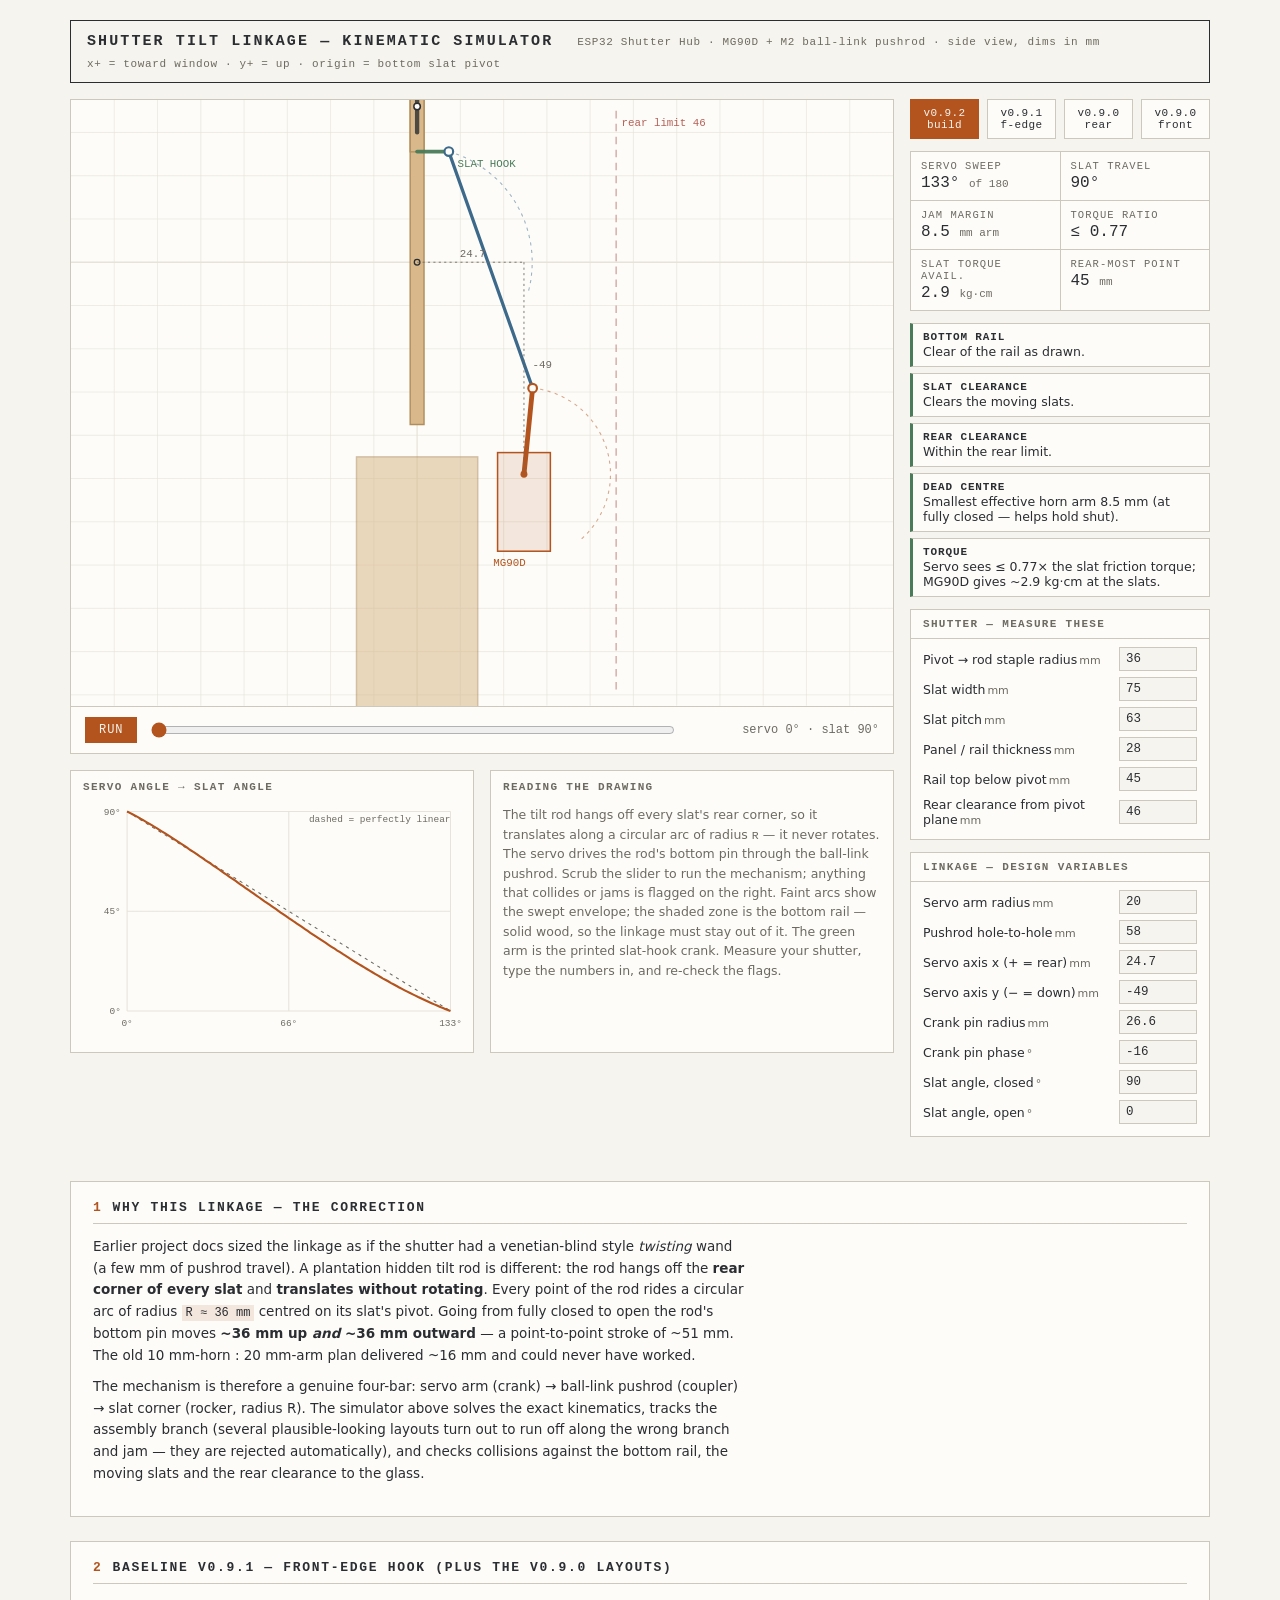
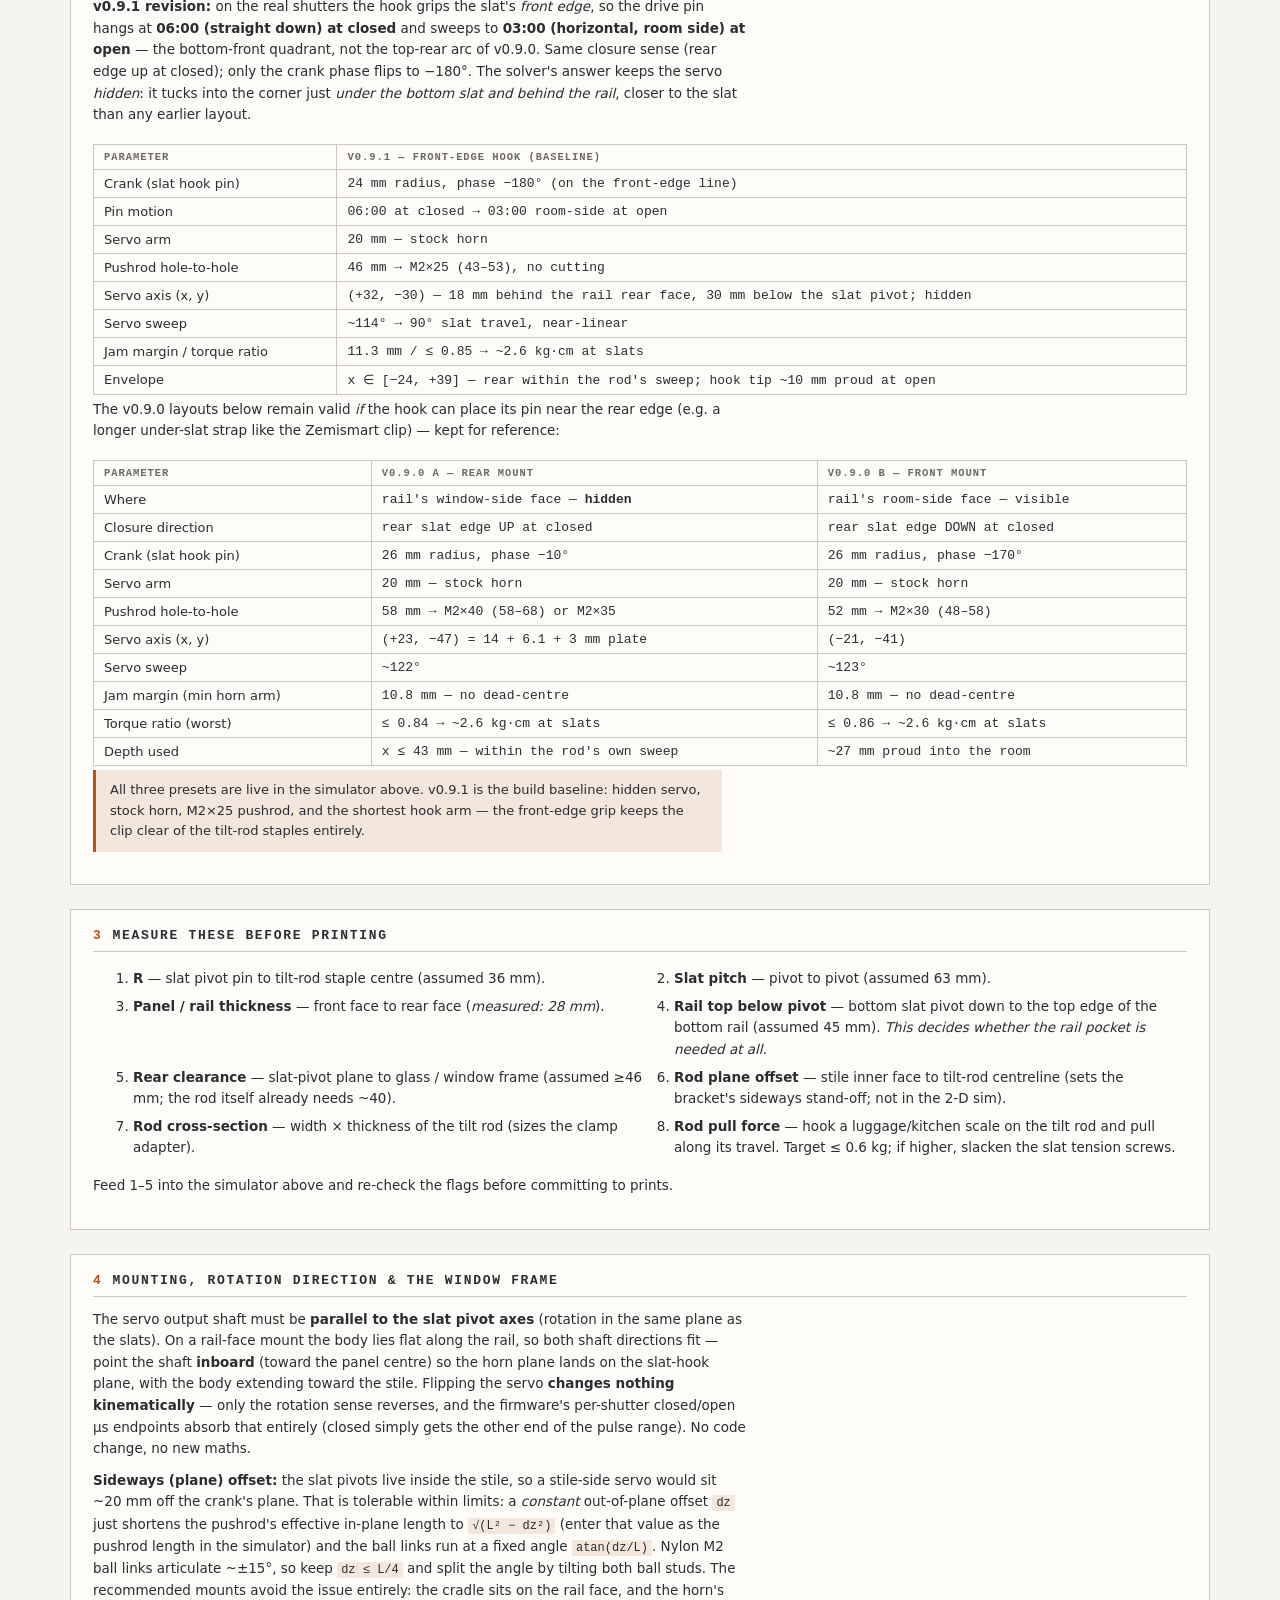
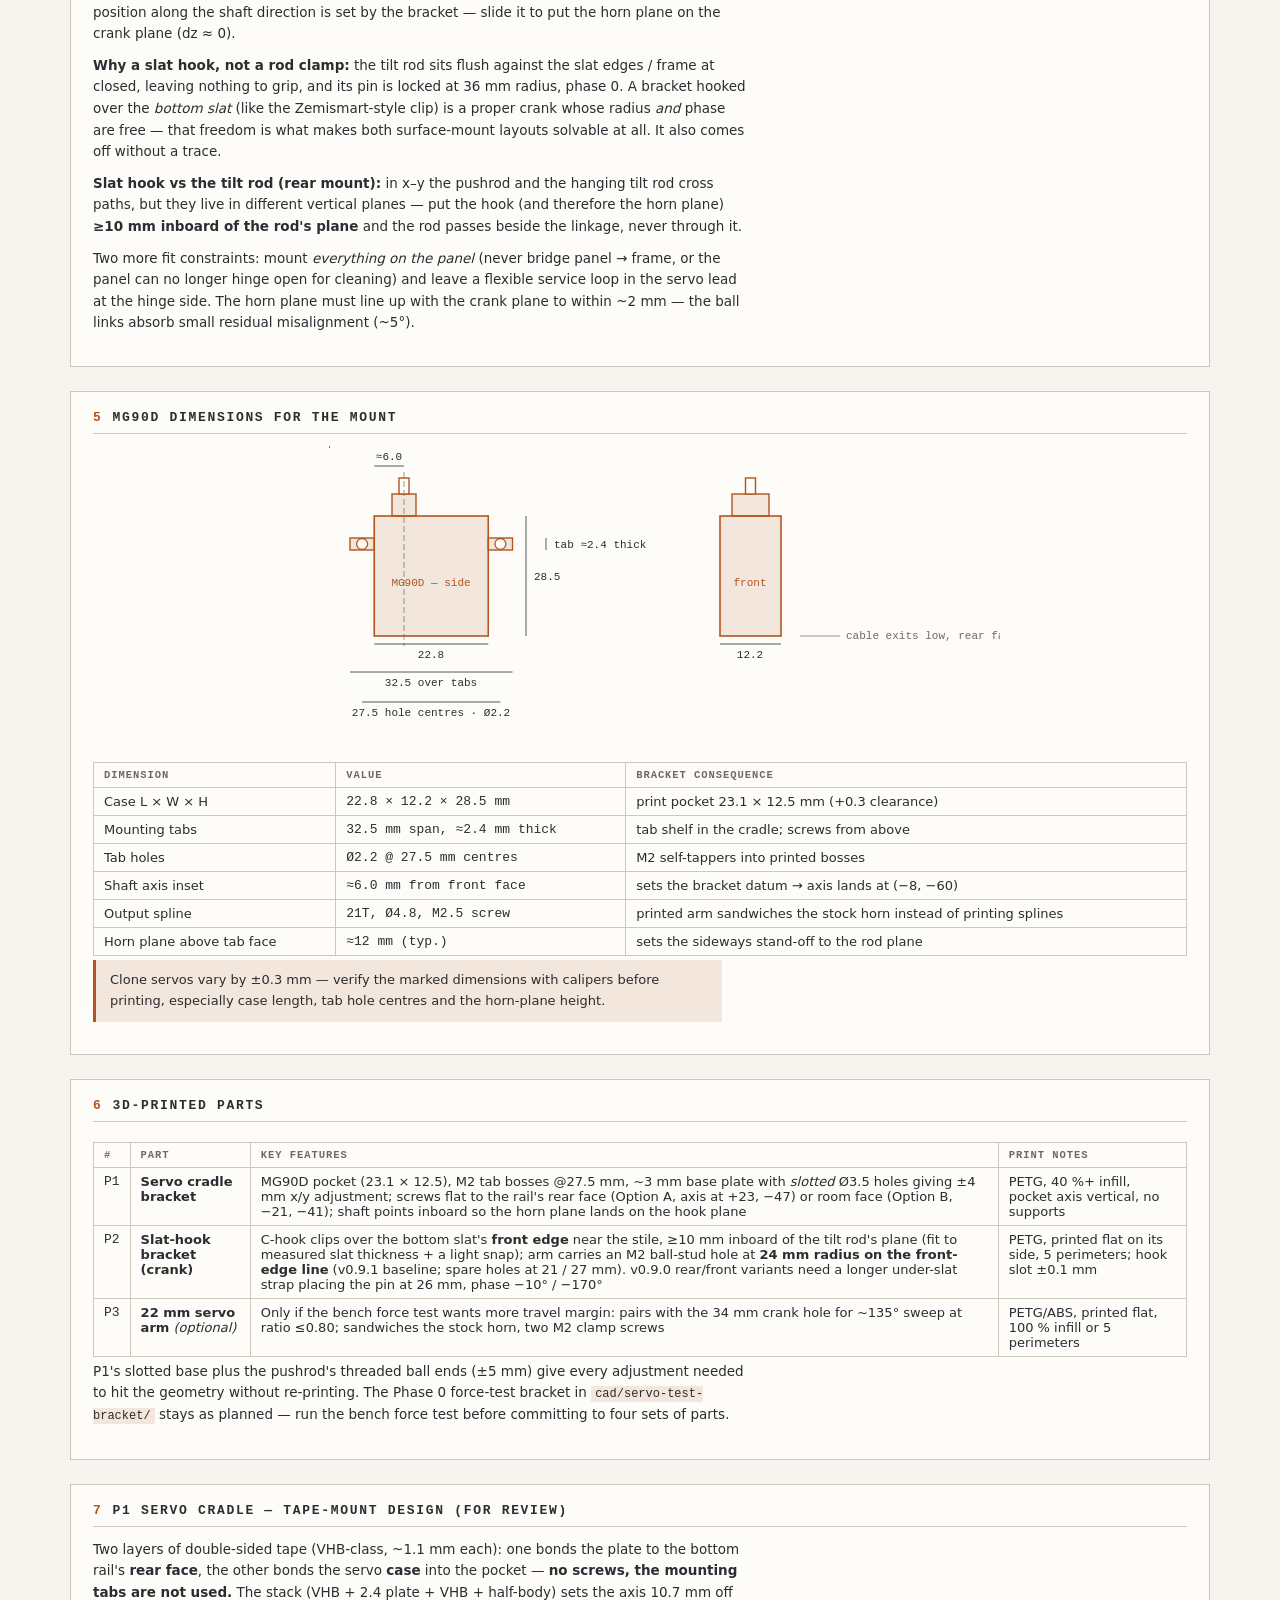
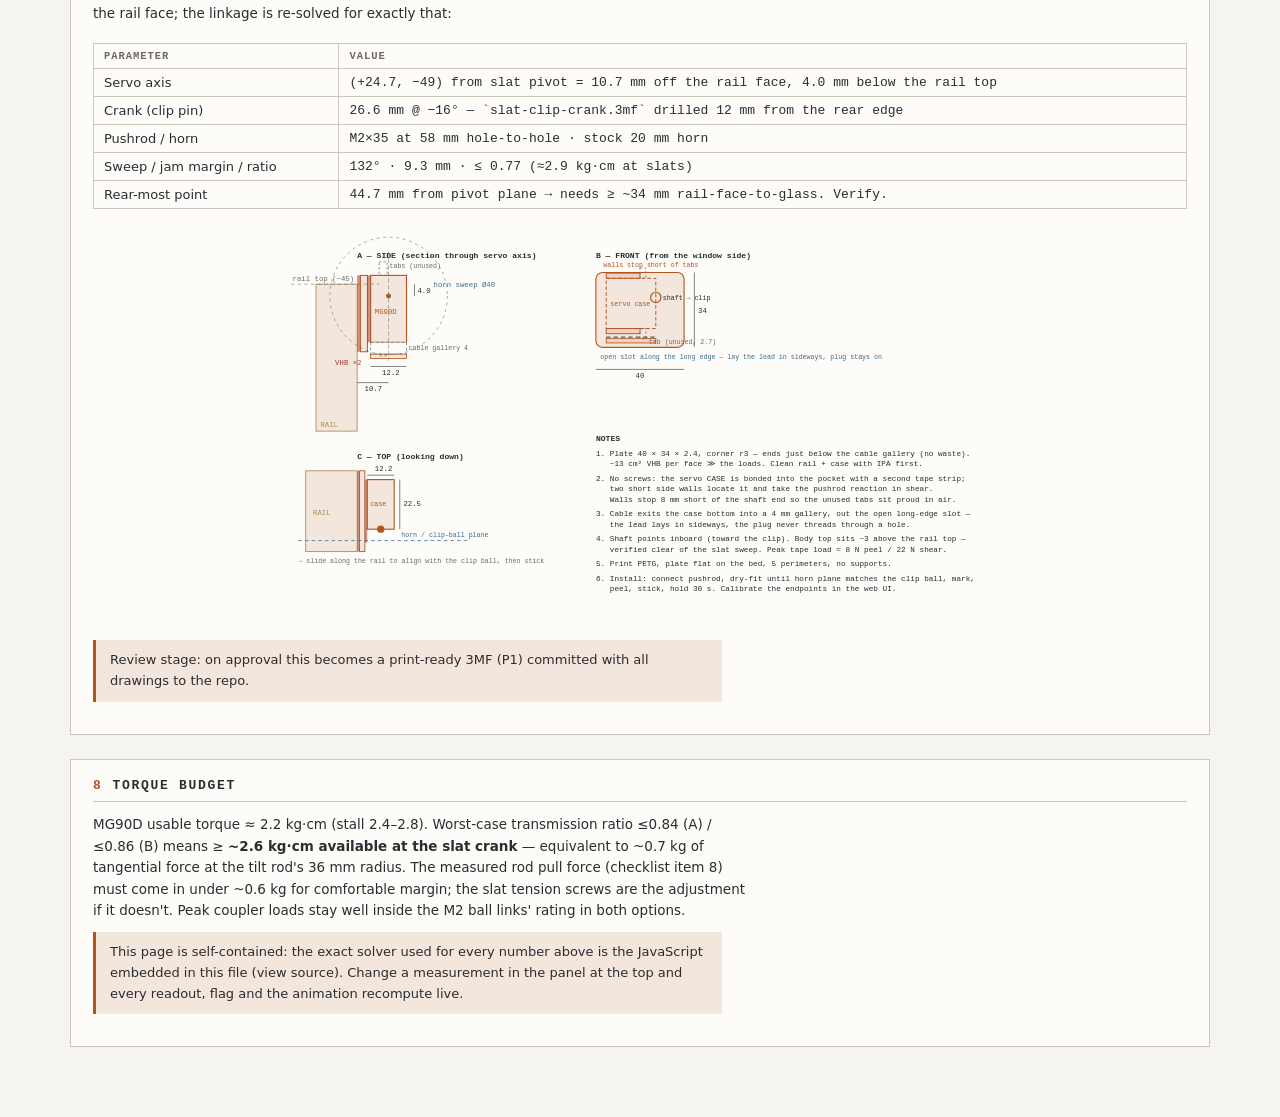
<file: docs/tilt-linkage-design.html>
<!DOCTYPE html>
<html lang="en">
<head>
<meta name="viewport" content="width=device-width, initial-scale=1">
<meta charset="utf-8">
<title>Shutter tilt linkage — design & simulator</title>
<style>
  :root {
    --paper: #f6f4ee; --panel: #fdfcf9; --ink: #2a2d31; --line: #cdc8bc;
    --grid: #e7e3d8; --muted: #6d6a61; --accent: #b3541e; --accent-soft: #b3541e22;
    --steel: #3d6a8a; --ok: #4a7c59; --warn: #a33b2e; --warn-bg: #a33b2e14;
    --wood: #d9b98c; --wood-edge: #b08d5b; --keepout: #a33b2e0f;
    --mono: "Cascadia Code", Consolas, "SF Mono", Menlo, monospace;
    --sans: "Segoe UI", system-ui, -apple-system, sans-serif;
  }
  @media (prefers-color-scheme: dark) {
    :root {
      --paper: #17191d; --panel: #1e2126; --ink: #d8dbde; --line: #3a3e45;
      --grid: #24272d; --muted: #8b8f96; --accent: #e0784a; --accent-soft: #e0784a26;
      --steel: #7aa7c7; --ok: #7cb08a; --warn: #d97663; --warn-bg: #d9766318;
      --wood: #8a6f4d; --wood-edge: #6b5439; --keepout: #d9766314;
    }
  }
  :root[data-theme="dark"] {
    --paper: #17191d; --panel: #1e2126; --ink: #d8dbde; --line: #3a3e45;
    --grid: #24272d; --muted: #8b8f96; --accent: #e0784a; --accent-soft: #e0784a26;
    --steel: #7aa7c7; --ok: #7cb08a; --warn: #d97663; --warn-bg: #d9766318;
    --wood: #8a6f4d; --wood-edge: #6b5439; --keepout: #d9766314;
  }
  :root[data-theme="light"] {
    --paper: #f6f4ee; --panel: #fdfcf9; --ink: #2a2d31; --line: #cdc8bc;
    --grid: #e7e3d8; --muted: #6d6a61; --accent: #b3541e; --accent-soft: #b3541e22;
    --steel: #3d6a8a; --ok: #4a7c59; --warn: #a33b2e; --warn-bg: #a33b2e14;
    --wood: #d9b98c; --wood-edge: #b08d5b; --keepout: #a33b2e0f;
  }
  * { box-sizing: border-box; }
  body { background: var(--paper); color: var(--ink); font-family: var(--sans); margin: 0; }
  .sheet { max-width: 1180px; margin: 0 auto; padding: 20px 20px 48px; }
  header.titleblock {
    display: flex; flex-wrap: wrap; gap: 8px 24px; align-items: baseline;
    border: 1.5px solid var(--ink); padding: 12px 16px; margin-bottom: 16px;
  }
  header.titleblock h1 {
    font-family: var(--mono); font-size: 15px; letter-spacing: .14em;
    text-transform: uppercase; margin: 0; font-weight: 600;
  }
  header.titleblock .meta { font-family: var(--mono); font-size: 11px; color: var(--muted); letter-spacing: .06em; }
  .workspace { display: grid; grid-template-columns: minmax(0,1fr) 300px; gap: 16px; }
  @media (max-width: 900px) { .workspace { grid-template-columns: 1fr; } }
  .drawing-card { border: 1px solid var(--line); background: var(--panel); }
  .drawing-wrap { overflow-x: auto; }
  svg.drawing { display: block; width: 100%; height: auto; }
  .scrub {
    display: flex; align-items: center; gap: 12px; padding: 10px 14px;
    border-top: 1px solid var(--line); font-family: var(--mono); font-size: 12px;
  }
  .scrub input[type=range] { flex: 1; accent-color: var(--accent); min-width: 120px; }
  .scrub .pos { min-width: 190px; text-align: right; font-variant-numeric: tabular-nums; color: var(--muted); }
  button.play {
    font-family: var(--mono); font-size: 12px; letter-spacing: .08em; text-transform: uppercase;
    background: var(--accent); color: var(--paper); border: none; padding: 6px 14px; cursor: pointer;
  }
  button.play:focus-visible, input:focus-visible { outline: 2px solid var(--steel); outline-offset: 2px; }
  .presets { display: flex; gap: 8px; margin-bottom: 12px; }
  .presets button {
    flex: 1; font-family: var(--mono); font-size: 11px; letter-spacing: .04em; padding: 7px 6px;
    background: var(--panel); color: var(--ink); border: 1px solid var(--line); cursor: pointer;
  }
  .presets button.active { background: var(--accent); color: var(--paper); border-color: var(--accent); }
  aside .group { border: 1px solid var(--line); background: var(--panel); margin-bottom: 12px; }
  aside .group h2 {
    font-family: var(--mono); font-size: 11px; letter-spacing: .12em; text-transform: uppercase;
    margin: 0; padding: 8px 12px; border-bottom: 1px solid var(--line); color: var(--muted); font-weight: 600;
  }
  .fields { padding: 8px 12px 12px; display: grid; grid-template-columns: 1fr 78px; gap: 6px 10px; align-items: center; }
  .fields label { font-size: 12.5px; }
  .fields .u { color: var(--muted); font-size: 11px; margin-left: 2px; }
  .fields input {
    font-family: var(--mono); font-size: 12.5px; font-variant-numeric: tabular-nums;
    background: var(--paper); color: var(--ink); border: 1px solid var(--line);
    padding: 4px 6px; width: 100%;
  }
  .readouts { display: grid; grid-template-columns: 1fr 1fr; gap: 1px; background: var(--line); border: 1px solid var(--line); margin-bottom: 12px; }
  .readouts .cell { background: var(--panel); padding: 8px 10px; }
  .readouts .k { font-size: 10.5px; letter-spacing: .1em; text-transform: uppercase; color: var(--muted); font-family: var(--mono); }
  .readouts .v { font-family: var(--mono); font-size: 16px; font-variant-numeric: tabular-nums; margin-top: 2px; }
  .readouts .v small { font-size: 11px; color: var(--muted); }
  .flags { margin: 0 0 12px; padding: 0; list-style: none; display: flex; flex-direction: column; gap: 6px; }
  .flags li {
    font-size: 12.5px; padding: 7px 10px; border-left: 3px solid var(--ok);
    background: var(--panel); border-top: 1px solid var(--line); border-right: 1px solid var(--line); border-bottom: 1px solid var(--line);
  }
  .flags li.bad { border-left-color: var(--warn); background: var(--warn-bg); }
  .flags li b { font-family: var(--mono); font-size: 11px; letter-spacing: .08em; text-transform: uppercase; display: block; margin-bottom: 1px; }
  .below { display: grid; grid-template-columns: minmax(0,1fr) minmax(0,1fr); gap: 16px; margin-top: 16px; }
  @media (max-width: 900px) { .below { grid-template-columns: 1fr; } }
  .plot-card { border: 1px solid var(--line); background: var(--panel); padding: 10px 12px; }
  .plot-card h2 { font-family: var(--mono); font-size: 11px; letter-spacing: .12em; text-transform: uppercase; color: var(--muted); margin: 0 0 8px; font-weight: 600; }
  .plot-card svg { display: block; width: 100%; height: auto; }
  .note { font-size: 12.5px; color: var(--muted); line-height: 1.55; max-width: 65ch; }
  .note code { font-family: var(--mono); font-size: 11.5px; }
  @media (prefers-reduced-motion: reduce) { button.play { display: none; } }
  .doc { margin-top: 32px; display: grid; gap: 24px; }
  .doc section { border: 1px solid var(--line); background: var(--panel); padding: 18px 22px 22px; }
  .doc h2 {
    font-family: var(--mono); font-size: 13px; letter-spacing: .13em; text-transform: uppercase;
    font-weight: 600; margin: 0 0 12px; padding-bottom: 8px; border-bottom: 1px solid var(--line);
  }
  .doc h2 .no { color: var(--accent); margin-right: 10px; }
  .doc p, .doc li { font-size: 13.5px; line-height: 1.6; max-width: 76ch; }
  .doc p { margin: 0 0 10px; }
  .doc code { font-family: var(--mono); font-size: 12px; background: var(--accent-soft); padding: 1px 4px; }
  .doc table { border-collapse: collapse; font-size: 13px; margin: 8px 0 4px; width: 100%; }
  .doc .tblwrap { overflow-x: auto; }
  .doc th, .doc td { border: 1px solid var(--line); padding: 6px 10px; text-align: left; vertical-align: top; }
  .doc th { font-family: var(--mono); font-size: 10.5px; letter-spacing: .09em; text-transform: uppercase; color: var(--muted); font-weight: 600; }
  .doc td.num, .doc td .num { font-family: var(--mono); font-variant-numeric: tabular-nums; white-space: nowrap; }
  .doc .dim-svg { max-width: 720px; margin: 8px auto; }
  .doc .dim-svg svg { width: 100%; height: auto; display: block; }
  .doc .callout { border-left: 3px solid var(--accent); background: var(--accent-soft); padding: 10px 14px; font-size: 13px; max-width: 76ch; }
  .cols2 { display: grid; grid-template-columns: 1fr 1fr; gap: 6px 28px; }
  @media (max-width: 760px) { .cols2 { grid-template-columns: 1fr; } }
</style>
</head>
<body>


<div class="sheet">
  <header class="titleblock">
    <h1>Shutter tilt linkage — kinematic simulator</h1>
    <span class="meta">ESP32 Shutter Hub · MG90D + M2 ball-link pushrod · side view, dims in mm</span>
    <span class="meta">x+ = toward window · y+ = up · origin = bottom slat pivot</span>
  </header>

  <div class="workspace">
    <div>
      <div class="drawing-card">
        <div class="drawing-wrap"><svg id="dwg" class="drawing" viewBox="0 0 760 560" role="img" aria-label="Side view of shutter slats, tilt rod, servo and pushrod linkage"></svg></div>
        <div class="scrub">
          <button class="play" id="playBtn" type="button">Run</button>
          <input type="range" id="scrub" min="0" max="120" value="0" step="1" aria-label="Servo position">
          <span class="pos" id="posLabel">—</span>
        </div>
      </div>
      <div class="below">
        <div class="plot-card">
          <h2>Servo angle → slat angle</h2>
          <svg id="plot" viewBox="0 0 360 230"></svg>
        </div>
        <div class="plot-card">
          <h2>Reading the drawing</h2>
          <p class="note">
            The tilt rod hangs off every slat's rear corner, so it translates along a circular arc of
            radius <code>R</code> — it never rotates. The servo drives the rod's bottom pin through the
            ball-link pushrod. Scrub the slider to run the mechanism; anything that collides or jams
            is flagged on the right. Faint arcs show the swept envelope; the shaded zone is the
            bottom rail — solid wood, so the linkage must stay out of it. The green arm is the
            printed slat-hook crank. Measure your shutter, type the numbers in, and re-check the flags.
          </p>
        </div>
      </div>
    </div>

    <aside>
      <div class="presets">
        <button type="button" data-preset="build" class="active">v0.9.2 build</button>
        <button type="button" data-preset="frontEdge">v0.9.1 f-edge</button>
        <button type="button" data-preset="rear">v0.9.0 rear</button>
        <button type="button" data-preset="front">v0.9.0 front</button>
      </div>
      <div class="readouts" id="readouts"></div>
      <ul class="flags" id="flags"></ul>
      <div class="group">
        <h2>Shutter — measure these</h2>
        <div class="fields" id="shutterFields"></div>
      </div>
      <div class="group">
        <h2>Linkage — design variables</h2>
        <div class="fields" id="linkFields"></div>
      </div>
    </aside>
  </div>

  <div class="doc">
    <section>
      <h2><span class="no">1</span>Why this linkage — the correction</h2>
      <p>
        Earlier project docs sized the linkage as if the shutter had a venetian-blind style
        <em>twisting</em> wand (a few mm of pushrod travel). A plantation hidden tilt rod is different:
        the rod hangs off the <strong>rear corner of every slat</strong> and <strong>translates without
        rotating</strong>. Every point of the rod rides a circular arc of radius
        <code>R ≈ 36&nbsp;mm</code> centred on its slat's pivot. Going from fully closed to open the
        rod's bottom pin moves <strong>~36&nbsp;mm up <em>and</em> ~36&nbsp;mm outward</strong> — a
        point-to-point stroke of ~51&nbsp;mm. The old 10&nbsp;mm-horn : 20&nbsp;mm-arm plan delivered
        ~16&nbsp;mm and could never have worked.
      </p>
      <p>
        The mechanism is therefore a genuine four-bar: servo arm (crank) → ball-link pushrod
        (coupler) → slat corner (rocker, radius R). The simulator above solves the exact kinematics,
        tracks the assembly branch (several plausible-looking layouts turn out to run off along the
        wrong branch and jam — they are rejected automatically), and checks collisions against the
        bottom rail, the moving slats and the rear clearance to the glass.
      </p>
    </section>

    <section>
      <h2><span class="no">2</span>Baseline v0.9.1 — front-edge hook (plus the v0.9.0 layouts)</h2>
      <p>
        <strong>v0.9.1 revision:</strong> on the real shutters the hook grips the slat's
        <em>front edge</em>, so the drive pin hangs at <strong>06:00 (straight down) at closed</strong>
        and sweeps to <strong>03:00 (horizontal, room side) at open</strong> — the bottom-front
        quadrant, not the top-rear arc of v0.9.0. Same closure sense (rear edge up at closed); only
        the crank phase flips to −180°. The solver's answer keeps the servo <em>hidden</em>: it tucks
        into the corner just <em>under the bottom slat and behind the rail</em>, closer to the slat
        than any earlier layout.
      </p>
      <div class="tblwrap"><table>
        <tr><th>Parameter</th><th>v0.9.1 — front-edge hook (baseline)</th></tr>
        <tr><td>Crank (slat hook pin)</td><td class="num">24 mm radius, phase −180° (on the front-edge line)</td></tr>
        <tr><td>Pin motion</td><td class="num">06:00 at closed → 03:00 room-side at open</td></tr>
        <tr><td>Servo arm</td><td class="num">20 mm — stock horn</td></tr>
        <tr><td>Pushrod hole-to-hole</td><td class="num">46 mm → M2×25 (43–53), no cutting</td></tr>
        <tr><td>Servo axis (x, y)</td><td class="num">(+32, −30) — 18 mm behind the rail rear face, 30 mm below the slat pivot; hidden</td></tr>
        <tr><td>Servo sweep</td><td class="num">~114° → 90° slat travel, near-linear</td></tr>
        <tr><td>Jam margin / torque ratio</td><td class="num">11.3 mm / ≤ 0.85 → ~2.6 kg·cm at slats</td></tr>
        <tr><td>Envelope</td><td class="num">x ∈ [−24, +39] — rear within the rod's sweep; hook tip ~10 mm proud at open</td></tr>
      </table></div>
      <p>
        The v0.9.0 layouts below remain valid <em>if</em> the hook can place its pin near the rear
        edge (e.g. a longer under-slat strap like the Zemismart clip) — kept for reference:
      </p>
      <div class="tblwrap"><table>
        <tr><th>Parameter</th><th>v0.9.0 A — rear mount</th><th>v0.9.0 B — front mount</th></tr>
        <tr><td>Where</td><td class="num">rail's window-side face — <strong>hidden</strong></td><td class="num">rail's room-side face — visible</td></tr>
        <tr><td>Closure direction</td><td class="num">rear slat edge UP at closed</td><td class="num">rear slat edge DOWN at closed</td></tr>
        <tr><td>Crank (slat hook pin)</td><td class="num">26 mm radius, phase −10°</td><td class="num">26 mm radius, phase −170°</td></tr>
        <tr><td>Servo arm</td><td class="num">20 mm — stock horn</td><td class="num">20 mm — stock horn</td></tr>
        <tr><td>Pushrod hole-to-hole</td><td class="num">58 mm → M2×40 (58–68) or M2×35</td><td class="num">52 mm → M2×30 (48–58)</td></tr>
        <tr><td>Servo axis (x, y)</td><td class="num">(+23, −47) = 14 + 6.1 + 3 mm plate</td><td class="num">(−21, −41)</td></tr>
        <tr><td>Servo sweep</td><td class="num">~122°</td><td class="num">~123°</td></tr>
        <tr><td>Jam margin (min horn arm)</td><td class="num">10.8 mm — no dead-centre</td><td class="num">10.8 mm — no dead-centre</td></tr>
        <tr><td>Torque ratio (worst)</td><td class="num">≤ 0.84 → ~2.6 kg·cm at slats</td><td class="num">≤ 0.86 → ~2.6 kg·cm at slats</td></tr>
        <tr><td>Depth used</td><td class="num">x ≤ 43 mm — within the rod's own sweep</td><td class="num">~27 mm proud into the room</td></tr>
      </table></div>
      <p class="callout">
        All three presets are live in the simulator above. v0.9.1 is the build baseline: hidden
        servo, stock horn, M2×25 pushrod, and the shortest hook arm — the front-edge grip keeps the
        clip clear of the tilt-rod staples entirely.
      </p>
    </section>

    <section>
      <h2><span class="no">3</span>Measure these before printing</h2>
      <ol class="cols2">
        <li><strong>R</strong> — slat pivot pin to tilt-rod staple centre (assumed 36 mm).</li>
        <li><strong>Slat pitch</strong> — pivot to pivot (assumed 63 mm).</li>
        <li><strong>Panel / rail thickness</strong> — front face to rear face (<em>measured: 28 mm</em>).</li>
        <li><strong>Rail top below pivot</strong> — bottom slat pivot down to the top edge of the bottom rail (assumed 45 mm). <em>This decides whether the rail pocket is needed at all.</em></li>
        <li><strong>Rear clearance</strong> — slat-pivot plane to glass / window frame (assumed ≥46 mm; the rod itself already needs ~40).</li>
        <li><strong>Rod plane offset</strong> — stile inner face to tilt-rod centreline (sets the bracket's sideways stand-off; not in the 2-D sim).</li>
        <li><strong>Rod cross-section</strong> — width × thickness of the tilt rod (sizes the clamp adapter).</li>
        <li><strong>Rod pull force</strong> — hook a luggage/kitchen scale on the tilt rod and pull along its travel. Target ≤ 0.6 kg; if higher, slacken the slat tension screws.</li>
      </ol>
      <p>Feed 1–5 into the simulator above and re-check the flags before committing to prints.</p>
    </section>

    <section>
      <h2><span class="no">4</span>Mounting, rotation direction &amp; the window frame</h2>
      <p>
        The servo output shaft must be <strong>parallel to the slat pivot axes</strong> (rotation in
        the same plane as the slats). On a rail-face mount the body lies flat along the rail, so both
        shaft directions fit — point the shaft <strong>inboard</strong> (toward the panel centre) so
        the horn plane lands on the slat-hook plane, with the body extending toward the stile.
        Flipping the servo <strong>changes nothing kinematically</strong> — only the rotation sense
        reverses, and the firmware's per-shutter closed/open µs endpoints absorb that entirely
        (closed simply gets the other end of the pulse range). No code change, no new maths.
      </p>
      <p>
        <strong>Sideways (plane) offset:</strong> the slat pivots live inside the stile, so a
        stile-side servo would sit ~20 mm off the crank's plane. That is tolerable within limits: a
        <em>constant</em> out-of-plane offset <code>dz</code> just shortens the pushrod's effective
        in-plane length to <code>√(L² − dz²)</code> (enter that value as the pushrod length in the
        simulator) and the ball links run at a fixed angle <code>atan(dz/L)</code>. Nylon M2 ball links
        articulate ~±15°, so keep <code>dz ≤ L/4</code> and split the angle by tilting both ball studs.
        The recommended mounts avoid the issue entirely: the cradle sits on the rail face, and the
        horn's position along the shaft direction is set by the bracket — slide it to put the horn
        plane on the crank plane (dz ≈ 0).
      </p>
      <p>
        <strong>Why a slat hook, not a rod clamp:</strong> the tilt rod sits flush against the
        slat edges / frame at closed, leaving nothing to grip, and its pin is locked at 36 mm radius,
        phase 0. A bracket hooked over the <em>bottom slat</em> (like the Zemismart-style clip) is a
        proper crank whose radius <em>and</em> phase are free — that freedom is what makes both
        surface-mount layouts solvable at all. It also comes off without a trace.
      </p>
      <p>
        <strong>Slat hook vs the tilt rod (rear mount):</strong> in x–y the pushrod and the hanging
        tilt rod cross paths, but they live in different vertical planes — put the hook (and therefore
        the horn plane) <strong>≥10 mm inboard of the rod's plane</strong> and the rod passes beside
        the linkage, never through it.
      </p>
      <p>
        Two more fit constraints: mount <em>everything on the panel</em> (never bridge panel → frame,
        or the panel can no longer hinge open for cleaning) and leave a flexible service loop in the
        servo lead at the hinge side. The horn plane must line up with the crank plane to within
        ~2 mm — the ball links absorb small residual misalignment (~5°).
      </p>
    </section>

    <section>
      <h2><span class="no">5</span>MG90D dimensions for the mount</h2>
      <div class="dim-svg">
      <svg viewBox="0 0 720 300" role="img" aria-label="Dimensioned drawing of MG90D micro servo, side and front elevations">
        <g font-family="var(--mono)" font-size="11" fill="var(--ink)">
          <!-- side elevation -->
          <g transform="translate(70,40)">
            <rect x="24.25" y="30" width="114" height="120" fill="var(--accent-soft)" stroke="var(--accent)" stroke-width="1.6"/>
            <rect x="0"  y="52" width="24.25" height="12" fill="var(--accent-soft)" stroke="var(--accent)" stroke-width="1.4"/>
            <rect x="138.25" y="52" width="24.25" height="12" fill="var(--accent-soft)" stroke="var(--accent)" stroke-width="1.4"/>
            <circle cx="12.1" cy="58" r="5.5" fill="var(--panel)" stroke="var(--accent)" stroke-width="1.3"/>
            <circle cx="150.4" cy="58" r="5.5" fill="var(--panel)" stroke="var(--accent)" stroke-width="1.3"/>
            <rect x="42" y="8" width="24" height="22" fill="var(--accent-soft)" stroke="var(--accent)" stroke-width="1.4"/>
            <rect x="49" y="-8" width="10" height="16" fill="var(--panel)" stroke="var(--accent)" stroke-width="1.4"/>
            <line x1="54" y1="-14" x2="54" y2="160" stroke="var(--muted)" stroke-width=".7" stroke-dasharray="6 3"/>
            <line x1="24.25" y1="158" x2="138.25" y2="158" stroke="var(--ink)" stroke-width=".8"/>
            <text x="81" y="172" text-anchor="middle">22.8</text>
            <line x1="0" y1="186" x2="162.5" y2="186" stroke="var(--ink)" stroke-width=".8"/>
            <text x="81" y="200" text-anchor="middle">32.5 over tabs</text>
            <line x1="12.1" y1="216" x2="150.4" y2="216" stroke="var(--ink)" stroke-width=".8"/>
            <text x="81" y="230" text-anchor="middle">27.5 hole centres · Ø2.2</text>
            <line x1="24.25" y1="-20" x2="54" y2="-20" stroke="var(--ink)" stroke-width=".8"/>
            <text x="39" y="-26" text-anchor="middle">≈6.0</text>
            <line x1="176" y1="30" x2="176" y2="150" stroke="var(--ink)" stroke-width=".8"/>
            <text x="184" y="94">28.5</text>
            <line x1="196" y1="52" x2="196" y2="64" stroke="var(--ink)" stroke-width=".8"/>
            <text x="204" y="62">tab ≈2.4 thick</text>
            <text x="81" y="100" text-anchor="middle" fill="var(--accent)">MG90D — side</text>
            <text x="54" y="-40" text-anchor="middle" fill="var(--muted)">21T spline Ø4.8 · M2.5 horn screw</text>
          </g>
          <!-- front elevation -->
          <g transform="translate(440,40)">
            <rect x="0" y="30" width="61" height="120" fill="var(--accent-soft)" stroke="var(--accent)" stroke-width="1.6"/>
            <rect x="12" y="8" width="37" height="22" fill="var(--accent-soft)" stroke="var(--accent)" stroke-width="1.4"/>
            <rect x="25.5" y="-8" width="10" height="16" fill="var(--panel)" stroke="var(--accent)" stroke-width="1.4"/>
            <line x1="0" y1="158" x2="61" y2="158" stroke="var(--ink)" stroke-width=".8"/>
            <text x="30" y="172" text-anchor="middle">12.2</text>
            <text x="30" y="100" text-anchor="middle" fill="var(--accent)">front</text>
            <line x1="80" y1="150" x2="120" y2="150" stroke="var(--muted)" stroke-width=".7"/>
            <text x="126" y="153" fill="var(--muted)">cable exits low, rear face</text>
          </g>
        </g>
      </svg>
      </div>
      <div class="tblwrap"><table>
        <tr><th>Dimension</th><th>Value</th><th>Bracket consequence</th></tr>
        <tr><td>Case L × W × H</td><td class="num">22.8 × 12.2 × 28.5 mm</td><td>print pocket 23.1 × 12.5 mm (+0.3 clearance)</td></tr>
        <tr><td>Mounting tabs</td><td class="num">32.5 mm span, ≈2.4 mm thick</td><td>tab shelf in the cradle; screws from above</td></tr>
        <tr><td>Tab holes</td><td class="num">Ø2.2 @ 27.5 mm centres</td><td>M2 self-tappers into printed bosses</td></tr>
        <tr><td>Shaft axis inset</td><td class="num">≈6.0 mm from front face</td><td>sets the bracket datum → axis lands at (−8, −60)</td></tr>
        <tr><td>Output spline</td><td class="num">21T, Ø4.8, M2.5 screw</td><td>printed arm sandwiches the stock horn instead of printing splines</td></tr>
        <tr><td>Horn plane above tab face</td><td class="num">≈12 mm (typ.)</td><td>sets the sideways stand-off to the rod plane</td></tr>
      </table></div>
      <p class="callout">
        Clone servos vary by ±0.3 mm — verify the marked dimensions with calipers before printing,
        especially case length, tab hole centres and the horn-plane height.
      </p>
    </section>

    <section>
      <h2><span class="no">6</span>3D-printed parts</h2>
      <div class="tblwrap"><table>
        <tr><th>#</th><th>Part</th><th>Key features</th><th>Print notes</th></tr>
        <tr><td class="num">P1</td><td><strong>Servo cradle bracket</strong></td>
            <td>MG90D pocket (23.1 × 12.5), M2 tab bosses @27.5 mm, ~3 mm base plate with <em>slotted</em> Ø3.5 holes giving ±4 mm x/y adjustment; screws flat to the rail's rear face (Option A, axis at +23, −47) or room face (Option B, −21, −41); shaft points inboard so the horn plane lands on the hook plane</td>
            <td>PETG, 40 %+ infill, pocket axis vertical, no supports</td></tr>
        <tr><td class="num">P2</td><td><strong>Slat-hook bracket (crank)</strong></td>
            <td>C-hook clips over the bottom slat's <strong>front edge</strong> near the stile, ≥10 mm inboard of the tilt rod's plane (fit to measured slat thickness + a light snap); arm carries an M2 ball-stud hole at <strong>24 mm radius on the front-edge line</strong> (v0.9.1 baseline; spare holes at 21 / 27 mm). v0.9.0 rear/front variants need a longer under-slat strap placing the pin at 26 mm, phase −10° / −170°</td>
            <td>PETG, printed flat on its side, 5 perimeters; hook slot ±0.1 mm</td></tr>
        <tr><td class="num">P3</td><td><strong>22 mm servo arm</strong> <em>(optional)</em></td>
            <td>Only if the bench force test wants more travel margin: pairs with the 34 mm crank hole for ~135° sweep at ratio ≤0.80; sandwiches the stock horn, two M2 clamp screws</td>
            <td>PETG/ABS, printed flat, 100 % infill or 5 perimeters</td></tr>
      </table></div>
      <p>
        P1's slotted base plus the pushrod's threaded ball ends (±5 mm) give every adjustment needed
        to hit the geometry without re-printing. The Phase 0 force-test bracket in
        <code>cad/servo-test-bracket/</code> stays as planned — run the bench force test before
        committing to four sets of parts.
      </p>
    </section>

    <section>
      <h2><span class="no">7</span>P1 servo cradle — tape-mount design (for review)</h2>
      <p>
        Two layers of double-sided tape (VHB-class, ~1.1 mm each): one bonds the plate to the bottom
        rail's <strong>rear face</strong>, the other bonds the servo <strong>case</strong> into the
        pocket — <strong>no screws, the mounting tabs are not used.</strong> The stack (VHB + 2.4 plate +
        VHB + half-body) sets the axis 10.7 mm off the rail face; the linkage is re-solved for exactly that:
      </p>
      <div class="tblwrap"><table>
        <tr><th>Parameter</th><th>Value</th></tr>
        <tr><td>Servo axis</td><td class="num">(+24.7, −49) from slat pivot = 10.7 mm off the rail face, 4.0 mm below the rail top</td></tr>
        <tr><td>Crank (clip pin)</td><td class="num">26.6 mm @ −16° — `slat-clip-crank.3mf` drilled 12 mm from the rear edge</td></tr>
        <tr><td>Pushrod / horn</td><td class="num">M2×35 at 58 mm hole-to-hole · stock 20 mm horn</td></tr>
        <tr><td>Sweep / jam margin / ratio</td><td class="num">132° · 9.3 mm · ≤ 0.77 (≈2.9 kg·cm at slats)</td></tr>
        <tr><td>Rear-most point</td><td class="num">44.7 mm from pivot plane → needs ≥ ~34 mm rail-face-to-glass. Verify.</td></tr>
      </table></div>

      <div class="dim-svg">
      <svg viewBox="0 0 980 560" role="img" aria-label="Three orthographic views of the P1 tape-mounted servo cradle, no screw tabs">
        <g font-family="var(--mono)" font-size="10" fill="var(--ink)">
          <!-- ================= VIEW A: side (x-y), scale 4 -->
          <g transform="translate(105,70)">
            <text x="0" y="-20" font-size="11" font-weight="600">A — SIDE (section through servo axis)</text>
            <!-- rail -->
            <rect x="-56" y="16" width="56" height="200" fill="var(--accent-soft)" stroke="var(--wood-edge)" stroke-width="1.2"/>
            <text x="-50" y="210" fill="var(--wood-edge)">RAIL</text>
            <line x1="-90" y1="16" x2="30" y2="16" stroke="var(--muted)" stroke-width=".7" stroke-dasharray="5 4"/>
            <text x="-88" y="11" fill="var(--muted)">rail top (−45)</text>
            <!-- stack in x (scale 4): VHB 0..4.4, plate 4.4..14.0, VHB 14.0..18.4, body 18.4..67.2 -->
            <rect x="0" y="4" width="4.4" height="104" fill="var(--warn)" opacity=".55"/>
            <rect x="4.4" y="4" width="9.6" height="104" fill="var(--accent-soft)" stroke="var(--accent)" stroke-width="1.3"/>
            <rect x="14.0" y="4" width="4.4" height="91.2" fill="var(--warn)" opacity=".55"/>
            <text x="-30" y="126" fill="var(--warn)">VHB ×2</text>
            <!-- servo body 12.2(x)=48.8 wide, 22.8(y)=91.2 tall; top 3 above rail top -> y=4 -->
            <rect x="18.4" y="4" width="48.8" height="91.2" fill="var(--accent-soft)" stroke="var(--accent)" stroke-width="1.5"/>
            <text x="24" y="56" fill="var(--accent)">MG90D</text>
            <!-- tab flanges (unused): 2.7 thick, extend body in y; ghosted -->
            <rect x="30" y="-14.4" width="10.8" height="18.4" fill="none" stroke="var(--muted)" stroke-width="1" stroke-dasharray="3 3"/>
            <rect x="30" y="95.2" width="10.8" height="18.4" fill="none" stroke="var(--muted)" stroke-width="1" stroke-dasharray="3 3"/>
            <text x="44" y="-6" fill="var(--muted)" font-size="9">tabs (unused)</text>
            <!-- cable gallery: 4mm under body -> below y=95.2, floor -->
            <rect x="18.4" y="95.2" width="48.8" height="16" fill="var(--panel)" stroke="var(--muted)" stroke-width="1" stroke-dasharray="4 3"/>
            <text x="70" y="105" fill="var(--muted)" font-size="9">cable gallery 4</text>
            <rect x="18.4" y="111.2" width="48.8" height="6" fill="var(--accent-soft)" stroke="var(--accent)" stroke-width="1.1"/>
            <!-- axis: body center -> x=42.8 ; 4 below rail top -> y=32 -->
            <circle cx="42.8" cy="32" r="3.4" fill="var(--accent)"/>
            <line x1="42.8" y1="-28" x2="42.8" y2="120" stroke="var(--muted)" stroke-width=".7" stroke-dasharray="6 3"/>
            <circle cx="42.8" cy="32" r="80" fill="none" stroke="var(--steel)" stroke-width="1" stroke-dasharray="4 5" opacity=".7"/>
            <text x="104" y="20" fill="var(--steel)">horn sweep Ø40</text>
            <!-- dims -->
            <line x1="0" y1="150" x2="42.8" y2="150" stroke="var(--ink)" stroke-width=".8"/>
            <text x="10" y="162">10.7</text>
            <line x1="78" y1="16" x2="78" y2="32" stroke="var(--ink)" stroke-width=".8"/>
            <text x="82" y="28">4.0</text>
            <line x1="18.4" y1="128" x2="67.2" y2="128" stroke="var(--ink)" stroke-width=".8"/>
            <text x="34" y="140">12.2</text>
          </g>
          <!-- ================= VIEW B: front (z-y), scale 3 -->
          <g transform="translate(430,70)">
            <text x="0" y="-20" font-size="11" font-weight="600">B — FRONT (from the window side)</text>
            <!-- plate 40(z) x 34(y) -> 120 x 102 -->
            <rect x="0" y="0" width="120" height="102" rx="9" fill="var(--accent-soft)" stroke="var(--accent)" stroke-width="1.5"/>
            <!-- body dashed: 22.5(z)=67.5 x 22.8(y)=68.4, at z-left, y 8..76.4 -->
            <rect x="14" y="8" width="67.5" height="68.4" fill="none" stroke="var(--accent)" stroke-width="1.3" stroke-dasharray="5 3"/>
            <text x="20" y="46" fill="var(--accent)" font-size="9">servo case</text>
            <!-- shaft at inboard (+z) end -->
            <circle cx="81.5" cy="34" r="7" fill="none" stroke="var(--accent)" stroke-width="1.6"/>
            <text x="91" y="37" font-size="9">shaft → clip</text>
            <!-- side walls run from cable end, STOP short of the shaft/tab end -->
            <rect x="14" y="1" width="46" height="7" fill="var(--accent-soft)" stroke="var(--accent)" stroke-width="1.2"/>
            <rect x="14" y="76.4" width="46" height="7" fill="var(--accent-soft)" stroke="var(--accent)" stroke-width="1.2"/>
            <text x="10" y="-8" font-size="9" fill="var(--accent)">walls stop short of tabs</text>
            <!-- tab flanges proud, in clear air near shaft end -->
            <rect x="60" y="-6" width="8" height="14" fill="none" stroke="var(--muted)" stroke-width="1" stroke-dasharray="3 3"/>
            <rect x="60" y="76.4" width="8" height="14" fill="none" stroke="var(--muted)" stroke-width="1" stroke-dasharray="3 3"/>
            <text x="72" y="98" font-size="9" fill="var(--muted)">tab (unused, 2.7)</text>
            <!-- cable gallery + open lay-in slot at the bottom (−y) -->
            <rect x="14" y="90" width="67.5" height="6" fill="var(--accent-soft)" stroke="var(--accent)" stroke-width="1.1"/>
            <line x1="14" y1="88" x2="81.5" y2="88" stroke="var(--steel)" stroke-width="1.6" stroke-dasharray="6 4"/>
            <text x="6" y="118" fill="var(--steel)" font-size="9">open slot along the long edge — lay the lead in sideways, plug stays on</text>
            <!-- dims -->
            <line x1="0" y1="132" x2="120" y2="132" stroke="var(--ink)" stroke-width=".8"/>
            <text x="54" y="144">40</text>
            <line x1="134" y1="0" x2="134" y2="102" stroke="var(--ink)" stroke-width=".8"/>
            <text x="139" y="55">34</text>
          </g>
          <!-- ================= VIEW C: top (x-z), scale 3 -->
          <g transform="translate(105,340)">
            <text x="0" y="-16" font-size="11" font-weight="600">C — TOP (looking down)</text>
            <rect x="-70" y="0" width="70" height="110" fill="var(--accent-soft)" stroke="var(--wood-edge)" stroke-width="1.2"/>
            <text x="-60" y="60" fill="var(--wood-edge)">RAIL</text>
            <!-- stack strips: VHB 3.3, plate 7.2, VHB 3.3 -->
            <rect x="0" y="0" width="3.3" height="110" fill="var(--warn)" opacity=".55"/>
            <rect x="3.3" y="0" width="7.2" height="110" fill="var(--accent-soft)" stroke="var(--accent)" stroke-width="1.2"/>
            <rect x="10.5" y="12" width="3.3" height="86" fill="var(--warn)" opacity=".55"/>
            <!-- body 12.2(x)=36.6 ; 22.5(z)=67.5, inboard downward -->
            <rect x="13.8" y="12" width="36.6" height="67.5" fill="var(--accent-soft)" stroke="var(--accent)" stroke-width="1.5"/>
            <text x="18" y="48" fill="var(--accent)" font-size="9">case</text>
            <!-- shaft stub + horn/ball plane inboard -->
            <circle cx="32.1" cy="79.5" r="5" fill="var(--accent)"/>
            <line x1="-80" y1="95" x2="150" y2="95" stroke="var(--steel)" stroke-width="1" stroke-dasharray="5 4"/>
            <text x="60" y="90" fill="var(--steel)" font-size="9">horn / clip-ball plane</text>
            <text x="-80" y="126" fill="var(--muted)" font-size="9">→ slide along the rail to align with the clip ball, then stick</text>
            <!-- dims -->
            <line x1="13.8" y1="6" x2="50.4" y2="6" stroke="var(--ink)" stroke-width=".8"/>
            <text x="24" y="0">12.2</text>
            <line x1="58" y1="12" x2="58" y2="79.5" stroke="var(--ink)" stroke-width=".8"/>
            <text x="63" y="48">22.5</text>
          </g>
          <!-- notes -->
          <g transform="translate(430,300)" font-size="10.5">
            <text x="0" y="0" font-size="11" font-weight="600">NOTES</text>
            <text x="0" y="20">1. Plate 40 × 34 × 2.4, corner r3 — ends just below the cable gallery (no waste).</text>
            <text x="0" y="34">&#160;&#160;&#160;~13 cm² VHB per face ≫ the loads. Clean rail + case with IPA first.</text>
            <text x="0" y="54">2. No screws: the servo CASE is bonded into the pocket with a second tape strip;</text>
            <text x="0" y="68">&#160;&#160;&#160;two short side walls locate it and take the pushrod reaction in shear.</text>
            <text x="0" y="82">&#160;&#160;&#160;Walls stop 8 mm short of the shaft end so the unused tabs sit proud in air.</text>
            <text x="0" y="102">3. Cable exits the case bottom into a 4 mm gallery, out the open long-edge slot —</text>
            <text x="0" y="116">&#160;&#160;&#160;the lead lays in sideways, the plug never threads through a hole.</text>
            <text x="0" y="136">4. Shaft points inboard (toward the clip). Body top sits ~3 above the rail top —</text>
            <text x="0" y="150">&#160;&#160;&#160;verified clear of the slat sweep. Peak tape load ≈ 8 N peel / 22 N shear.</text>
            <text x="0" y="170">5. Print PETG, plate flat on the bed, 5 perimeters, no supports.</text>
            <text x="0" y="190">6. Install: connect pushrod, dry-fit until horn plane matches the clip ball, mark,</text>
            <text x="0" y="204">&#160;&#160;&#160;peel, stick, hold 30 s. Calibrate the endpoints in the web UI.</text>
          </g>
        </g>
      </svg>
      </div>
      <p class="callout">
        Review stage: on approval this becomes a print-ready 3MF (P1) committed with all drawings
        to the repo.
      </p>
    </section>

    <section>
      <h2><span class="no">8</span>Torque budget</h2>
      <p>
        MG90D usable torque ≈ 2.2 kg·cm (stall 2.4–2.8). Worst-case transmission ratio ≤0.84 (A) /
        ≤0.86 (B) means ≥ <strong>~2.6 kg·cm available at the slat crank</strong> — equivalent to
        ~0.7 kg of tangential force at the tilt rod's 36 mm radius. The measured rod pull force
        (checklist item 8) must come in under ~0.6 kg for comfortable margin; the slat tension
        screws are the adjustment if it doesn't. Peak coupler loads stay well inside the M2 ball
        links' rating in both options.
      </p>
      <p class="callout">
        This page is self-contained: the exact solver used for every number above is the JavaScript
        embedded in this file (view source). Change a measurement in the panel at the top and every
        readout, flag and the animation recompute live.
      </p>
    </section>
  </div>
</div>

<script>
'use strict';
const PRESETS = {
  build: { R: 36, slatW: 75, pitch: 63, panelT: 28, railTop: 45, rearClear: 46,
           armR: 20, rodL: 58, Sx: 24.7, Sy: -49, crankR: 26.6, crankPh: -16, closedDeg: 90, openDeg: 0 },
  frontEdge: { R: 36, slatW: 75, pitch: 63, panelT: 28, railTop: 45, rearClear: 46,
           armR: 20, rodL: 46, Sx: 32, Sy: -30, crankR: 24, crankPh: -180, closedDeg: 90, openDeg: 0 },
  rear:  { R: 36, slatW: 75, pitch: 63, panelT: 28, railTop: 45, rearClear: 46,
           armR: 20, rodL: 58, Sx: 23, Sy: -47, crankR: 26, crankPh: -10, closedDeg: 90, openDeg: 0 },
  front: { R: 36, slatW: 75, pitch: 63, panelT: 28, railTop: 45, rearClear: 46,
           armR: 20, rodL: 52, Sx: -21, Sy: -41, crankR: 26, crankPh: -170, closedDeg: -90, openDeg: 0 },
};
const P = Object.assign({}, PRESETS.build);
const SHUTTER_FIELDS = [
  ['R','Pivot → rod staple radius','mm'], ['slatW','Slat width','mm'], ['pitch','Slat pitch','mm'],
  ['panelT','Panel / rail thickness','mm'], ['railTop','Rail top below pivot','mm'],
  ['rearClear','Rear clearance from pivot plane','mm'],
];
const LINK_FIELDS = [
  ['armR','Servo arm radius','mm'], ['rodL','Pushrod hole-to-hole','mm'],
  ['Sx','Servo axis x (+ = rear)','mm'], ['Sy','Servo axis y (− = down)','mm'],
  ['crankR','Crank pin radius','mm'], ['crankPh','Crank pin phase','°'],
  ['closedDeg','Slat angle, closed','°'], ['openDeg','Slat angle, open','°'],
];
const N = 121, D2R = Math.PI/180, R2D = 180/Math.PI;
const SERVO_TORQUE = 2.2; // kg·cm usable (MG90D ~2.4-2.8 stall)

function circInt(c0, r0, c1, r1) {
  const dx = c1[0]-c0[0], dy = c1[1]-c0[1], d = Math.hypot(dx, dy);
  if (d < 1e-9 || d > r0+r1 || d < Math.abs(r0-r1)) return [];
  const a = (r0*r0 - r1*r1 + d*d) / (2*d), h2 = r0*r0 - a*a;
  if (h2 < 0) return [];
  const h = Math.sqrt(h2), mx = c0[0]+a*dx/d, my = c0[1]+a*dy/d;
  return [[mx+h*dy/d, my-h*dx/d], [mx-h*dy/d, my+h*dx/d]];
}
function segPt(a, b, p) {
  const vx = b[0]-a[0], vy = b[1]-a[1], L2 = vx*vx+vy*vy;
  if (!L2) return Math.hypot(p[0]-a[0], p[1]-a[1]);
  const t = Math.max(0, Math.min(1, ((p[0]-a[0])*vx+(p[1]-a[1])*vy)/L2));
  return Math.hypot(p[0]-a[0]-t*vx, p[1]-a[1]-t*vy);
}
function segSeg(p1, p2, p3, p4) {
  const ccw = (a,b,c) => (c[1]-a[1])*(b[0]-a[0]) > (b[1]-a[1])*(c[0]-a[0]);
  if (ccw(p1,p3,p4) !== ccw(p2,p3,p4) && ccw(p1,p2,p3) !== ccw(p1,p2,p4)) return 0;
  return Math.min(segPt(p1,p2,p3), segPt(p1,p2,p4), segPt(p3,p4,p1), segPt(p3,p4,p2));
}
function segRail(a, b) { // distance from segment to solid rail box (0 = inside/through)
  const x0 = -P.panelT/2, x1 = P.panelT/2, y1 = -P.railTop, y0 = y1 - 200;
  const inside = p => p[0] >= x0 && p[0] <= x1 && p[1] >= y0 && p[1] <= y1;
  if (inside(a) || inside(b)) return 0;
  const c = [[x0,y0],[x1,y0],[x1,y1],[x0,y1]];
  let d = 1e9;
  for (let i = 0; i < 4; i++) d = Math.min(d, segSeg(a, b, c[i], c[(i+1)%4]));
  return d;
}
// Drive pin: on the tilt rod when crankR=R & crankPh=0, or on a printed slat-hook
// bracket (crank rigid with the bottom slat) at any radius/phase.
const pinAt = t => {
  const a = t + P.crankPh*D2R;
  return [P.crankR*Math.cos(a), P.crankR*Math.sin(a)];
};

function march(a1, sweep, dir) {
  // Walk the horn through its sweep, tracking the coupler's assembly branch.
  const S = [P.Sx, P.Sy], tc = P.closedDeg*D2R;
  let prev = pinAt(tc);
  const st = { rows: [], ok: true, fail: null, minArmH: 1e9, maxRatio: 0,
               env: {x0: 1e9, x1: -1e9, y0: 1e9, y1: -1e9}, railHit: false, slatHit: false, rearHit: false,
               railX0: 1e9, railY0: 1e9 };
  for (let i = 0; i < N; i++) {
    const phi = a1 + dir*sweep*i/(N-1);
    const H = [S[0]+P.armR*Math.cos(phi), S[1]+P.armR*Math.sin(phi)];
    const sols = circInt([0,0], P.crankR, H, P.rodL);
    if (!sols.length) { st.ok = false; st.fail = 'assembly'; break; }
    const Pn = sols.reduce((b,q) => (q[0]-prev[0])**2+(q[1]-prev[1])**2 < (b[0]-prev[0])**2+(b[1]-prev[1])**2 ? q : b);
    prev = Pn;
    let th = Math.atan2(Pn[1], Pn[0]) - P.crankPh*D2R;
    if (th > Math.PI) th -= 2*Math.PI; else if (th < -Math.PI) th += 2*Math.PI;
    let ux = Pn[0]-H[0], uy = Pn[1]-H[1]; const ul = Math.hypot(ux,uy); ux/=ul; uy/=ul;
    const armH = Math.abs((H[0]-S[0])*uy - (H[1]-S[1])*ux);
    const armC = Math.abs(Pn[0]*uy - Pn[1]*ux);
    st.minArmH = Math.min(st.minArmH, armH);
    if (armC > 2) st.maxRatio = Math.max(st.maxRatio, armH/armC);
    // instantaneous collisions (bottom slat + rail + rear limit)
    const sd = [Math.cos(th), Math.sin(th)], hw = P.slatW/2 + 1.5;
    const sa = [-hw*sd[0], -hw*sd[1]], sb = [hw*sd[0], hw*sd[1]];
    if (segSeg(S, H, sa, sb) < 5) st.slatHit = true;
    // pushrod vs bottom slat: exempt the last 12mm next to its own pin (the pin
    // rides on the bracket/staple, so proximity there is by construction)
    const rl = Math.hypot(H[0]-Pn[0], H[1]-Pn[1]);
    const Pt = [Pn[0] + 12*(H[0]-Pn[0])/rl, Pn[1] + 12*(H[1]-Pn[1])/rl];
    if (segSeg(H, Pt, sa, sb) < 3.5) st.slatHit = true;
    if (segRail(S, H) < 2 || segRail(H, Pn) < 2) st.railHit = true;
    if (Math.max(H[0], Pn[0]) > P.rearClear) st.rearHit = true;
    st.env.x0 = Math.min(st.env.x0, H[0]); st.env.x1 = Math.max(st.env.x1, H[0], Pn[0]);
    st.env.y0 = Math.min(st.env.y0, H[1]); st.env.y1 = Math.max(st.env.y1, H[1]);
    for (const q of [H, Pn]) if (Math.abs(q[0]) <= P.panelT/2 && q[1] < -P.railTop) {
      st.railX0 = Math.min(st.railX0, q[0]); st.railY0 = Math.min(st.railY0, q[1]);
    }
    st.rows.push({phi, H, P: Pn, th, armH, armC});
  }
  if (st.ok) {
    const ths = st.rows.map(r => r.th);
    let mono = true;
    for (let i = 1; i < ths.length; i++) if ((ths[i]-ths[i-1]) * (ths[1]-ths[0]) <= 0) mono = false;
    st.mono = mono;
    st.travel = Math.abs(ths[ths.length-1] - ths[0]) * R2D;
    if (Math.abs(ths[ths.length-1] - P.openDeg*D2R) > 4*D2R) { st.ok = false; st.fail = 'branch'; }
    // does the mechanism (or servo body) breach the rail's FRONT wall? Only points
    // INSIDE the rail volume count — a rear-face pocket can hide those, but it must
    // leave ~7mm of front wall standing. Parts out in the room are fine.
    const frontLimit = -(P.panelT/2 - 7);
    const bodyX0 = P.Sx - 6.1, bodyBelowRail = P.Sy + 5 < -P.railTop;
    if (bodyBelowRail && bodyX0 > -P.panelT/2 && P.Sx + 6.1 > -P.panelT/2) {
      st.railX0 = Math.min(st.railX0, Math.max(bodyX0, -P.panelT/2));
      st.railY0 = Math.min(st.railY0, P.Sy - 23);
    }
    st.frontHit = st.railX0 < frontLimit;
    // pocket needed in the rail rear face (bounding what actually sits inside the rail)
    if (st.railHit && !st.frontHit && st.railX0 < 1e8) {
      st.pocket = { depth: P.panelT/2 - st.railX0 + 3, height: -P.railTop - st.railY0 + 5 };
    }
  }
  return st;
}
function solve() {
  const S = [P.Sx, P.Sy], PA = pinAt(P.closedDeg*D2R), PB = pinAt(P.openDeg*D2R);
  const HA = circInt(S, P.armR, PA, P.rodL), HB = circInt(S, P.armR, PB, P.rodL);
  if (!HA.length || !HB.length) return {ok: false, fail: HA.length ? 'open unreachable' : 'closed unreachable'};
  let best = null;
  for (const ha of HA) for (const hb of HB) for (const dir of [1,-1]) {
    const a1 = Math.atan2(ha[1]-S[1], ha[0]-S[0]), a2 = Math.atan2(hb[1]-S[1], hb[0]-S[0]);
    let sweep = (dir*(a2-a1)) % (2*Math.PI); if (sweep < 0) sweep += 2*Math.PI;
    if (sweep*R2D > 200) continue;
    const st = march(a1, sweep, dir);
    if (!st.ok) continue;
    st.a1 = a1; st.dir = dir; st.sweep = sweep;
    const score = (st.mono ? 1000 : 0) + Math.min(st.minArmH, 26) + 0.1*sweep*R2D
      - 10*Math.max(0, st.maxRatio - 0.85) - (st.slatHit ? 500 : 0) - (st.rearHit ? 200 : 0)
      - (st.frontHit ? 400 : 0);
    if (!best || score > best.score) { best = st; best.score = score; }
  }
  return best || {ok: false, fail: 'no continuous path from closed to open'};
}

// ---------- drawing ----------
const SC = 4.0, OX = 320, OY = 150; // world mm -> svg px, origin position
const px = p => [OX + p[0]*SC, OY - p[1]*SC];
function poly(pts, attrs) {
  return `<polyline points="${pts.map(p => px(p).map(v => v.toFixed(1)).join(',')).join(' ')}" ${attrs}/>`;
}
function drawScene(sol, idx) {
  const s = [];
  const row = sol.ok ? sol.rows[idx] : null;
  const th = row ? row.th : P.closedDeg*D2R;
  // grid
  for (let gx = -70; gx <= 100; gx += 10) { const [X] = px([gx,0]); s.push(`<line x1="${X}" y1="0" x2="${X}" y2="560" stroke="var(--grid)" stroke-width="${gx===0?1.2:0.6}"/>`); }
  for (let gy = -100; gy <= 90; gy += 10) { const [,Y] = px([0,gy]); s.push(`<line x1="0" y1="${Y}" x2="760" y2="${Y}" stroke="var(--grid)" stroke-width="${gy===0?1.2:0.6}"/>`); }
  // rear clearance limit + glass hint
  { const [X] = px([P.rearClear, 0]);
    s.push(`<line x1="${X}" y1="10" x2="${X}" y2="550" stroke="var(--warn)" stroke-width="1" stroke-dasharray="7 5" opacity=".55"/>`);
    s.push(`<text x="${X+5}" y="24" font-family="var(--mono)" font-size="10" fill="var(--warn)" opacity=".8">rear limit ${P.rearClear}</text>`); }
  // bottom rail (solid)
  { const a = px([-P.panelT/2, -P.railTop]), b = px([P.panelT/2, -P.railTop - 95]);
    s.push(`<rect x="${a[0]}" y="${a[1]}" width="${b[0]-a[0]}" height="${b[1]-a[1]}" fill="var(--wood)" stroke="var(--wood-edge)" stroke-width="1.4" opacity=".55"/>`);
    s.push(`<text x="${a[0]+6}" y="${b[1]-8}" font-family="var(--mono)" font-size="10" fill="var(--wood-edge)">BOTTOM RAIL</text>`); }
  // slats (3 shown) + pivots + rod pins
  const pins = [];
  for (let k = 0; k < 3; k++) {
    const c = [0, k*P.pitch], hw = P.slatW/2, dx = Math.cos(th), dy = Math.sin(th);
    const nx = -dy*1.6, ny = dx*1.6;
    const q = [[c[0]-hw*dx+nx, c[1]-hw*dy+ny],[c[0]+hw*dx+nx, c[1]+hw*dy+ny],[c[0]+hw*dx-nx, c[1]+hw*dy-ny],[c[0]-hw*dx-nx, c[1]-hw*dy-ny]];
    s.push(`<polygon points="${q.map(p => px(p).map(v => v.toFixed(1)).join(',')).join(' ')}" fill="var(--wood)" stroke="var(--wood-edge)" stroke-width="1.3"/>`);
    const cc = px(c); s.push(`<circle cx="${cc[0]}" cy="${cc[1]}" r="2.6" fill="none" stroke="var(--ink)" stroke-width="1.2"/>`);
    pins.push([c[0]+P.R*dx, c[1]+P.R*dy]);
  }
  // tilt rod through pins
  const rodTop = [pins[2][0], pins[2][1]+14], rodBot = [pins[0][0], pins[0][1]-6];
  s.push(poly([rodBot, rodTop], `stroke="var(--ink)" stroke-width="4" stroke-linecap="round" opacity=".8" fill="none"`));
  for (const pin of pins) { const c = px(pin); s.push(`<circle cx="${c[0]}" cy="${c[1]}" r="3" fill="var(--panel)" stroke="var(--ink)" stroke-width="1.4"/>`); }
  s.push(`<text x="${px(rodTop)[0]+7}" y="${px(rodTop)[1]+4}" font-family="var(--mono)" font-size="10" fill="var(--muted)">TILT ROD</text>`);
  if (sol.ok && row) {
    const S = [P.Sx, P.Sy];
    // swept envelopes (horn tip + pin arc)
    s.push(poly(sol.rows.map(r => r.H), `stroke="var(--accent)" stroke-width="1" stroke-dasharray="3 4" fill="none" opacity=".5"`));
    s.push(poly(sol.rows.map(r => r.P), `stroke="var(--steel)" stroke-width="1" stroke-dasharray="3 4" fill="none" opacity=".5"`));
    // servo body: rectangle below/around axis, drawn axis-centred for clarity
    { const a = px([S[0]-6.1, S[1]+5]), w = 12.2*SC, h = 22.8*SC;
      s.push(`<rect x="${a[0]}" y="${a[1]}" width="${w}" height="${h}" fill="var(--accent-soft)" stroke="var(--accent)" stroke-width="1.4"/>`);
      const c = px(S); s.push(`<circle cx="${c[0]}" cy="${c[1]}" r="3.2" fill="var(--accent)"/>`);
      s.push(`<text x="${a[0]-4}" y="${a[1]+h+14}" font-family="var(--mono)" font-size="10" fill="var(--accent)">MG90D</text>`); }
    // crank: slat-hook bracket arm (or rod-pin adapter when it coincides with the staple)
    { const q = P.crankR*Math.cos(P.crankPh*D2R);
      const base = [q*Math.cos(th), q*Math.sin(th)];
      s.push(poly([base, row.P], `stroke="var(--ok)" stroke-width="3.5" stroke-linecap="round" fill="none" opacity=".95"`));
      if (Math.abs(P.crankR - P.R) > 2 || Math.abs(P.crankPh) > 3) {
        const b = px(row.P);
        s.push(`<text x="${b[0]+8}" y="${b[1]+14}" font-family="var(--mono)" font-size="10" fill="var(--ok)">SLAT HOOK</text>`);
      } }
    // horn + pushrod + pin adapter
    s.push(poly([S, row.H], `stroke="var(--accent)" stroke-width="4.5" stroke-linecap="round" fill="none"`));
    s.push(poly([row.H, row.P], `stroke="var(--steel)" stroke-width="3" stroke-linecap="round" fill="none"`));
    for (const [pt, col] of [[row.H, 'var(--accent)'], [row.P, 'var(--steel)']]) {
      const c = px(pt); s.push(`<circle cx="${c[0]}" cy="${c[1]}" r="4" fill="var(--panel)" stroke="${col}" stroke-width="2"/>`);
    }
    // dimension callouts for servo axis
    const c = px(S), o = px([0,0]);
    s.push(`<line x1="${o[0]}" y1="${o[1]}" x2="${c[0]}" y2="${o[1]}" stroke="var(--muted)" stroke-width=".8" stroke-dasharray="2 3"/>`);
    s.push(`<line x1="${c[0]}" y1="${o[1]}" x2="${c[0]}" y2="${c[1]}" stroke="var(--muted)" stroke-width=".8" stroke-dasharray="2 3"/>`);
    s.push(`<text x="${c[0]+8}" y="${(o[1]+c[1])/2}" font-family="var(--mono)" font-size="10" fill="var(--muted)">${P.Sy}</text>`);
    s.push(`<text x="${(o[0]+c[0])/2-10}" y="${o[1]-5}" font-family="var(--mono)" font-size="10" fill="var(--muted)">${P.Sx}</text>`);
  } else {
    s.push(`<text x="380" y="280" text-anchor="middle" font-family="var(--mono)" font-size="13" fill="var(--warn)">NO VALID LINKAGE — ${sol.fail || ''}</text>`);
  }
  document.getElementById('dwg').innerHTML = s.join('');
}
function drawPlot(sol) {
  const el = document.getElementById('plot');
  if (!sol.ok) { el.innerHTML = ''; return; }
  const w = 360, h = 230, m = {l: 42, r: 10, t: 10, b: 30};
  const sw = sol.sweep*R2D;
  const xs = v => m.l + (w-m.l-m.r) * v/sw;
  const lo = Math.min(P.closedDeg, P.openDeg), hi = Math.max(P.closedDeg, P.openDeg);
  const ys = v => h-m.b - (h-m.t-m.b) * (v-lo)/(hi-lo);
  const s = [];
  for (const g of [lo, (lo+hi)/2, hi]) s.push(`<line x1="${m.l}" y1="${ys(g)}" x2="${w-m.r}" y2="${ys(g)}" stroke="var(--grid)"/><text x="${m.l-6}" y="${ys(g)+3}" text-anchor="end" font-family="var(--mono)" font-size="9" fill="var(--muted)">${g.toFixed(0)}°</text>`);
  for (const g of [0, sw/2, sw]) s.push(`<line x1="${xs(g)}" y1="${m.t}" x2="${xs(g)}" y2="${h-m.b}" stroke="var(--grid)"/><text x="${xs(g)}" y="${h-m.b+14}" text-anchor="middle" font-family="var(--mono)" font-size="9" fill="var(--muted)">${g.toFixed(0)}°</text>`);
  s.push(`<line x1="${xs(0)}" y1="${ys(P.closedDeg)}" x2="${xs(sw)}" y2="${ys(P.openDeg)}" stroke="var(--muted)" stroke-dasharray="3 4" stroke-width="1"/>`);
  const pts = sol.rows.map((r,i) => `${xs(sol.sweep*R2D*i/(N-1)).toFixed(1)},${ys(r.th*R2D).toFixed(1)}`).join(' ');
  s.push(`<polyline points="${pts}" fill="none" stroke="var(--accent)" stroke-width="2"/>`);
  s.push(`<text x="${w-m.r}" y="${m.t+10}" text-anchor="end" font-family="var(--mono)" font-size="9" fill="var(--muted)">dashed = perfectly linear</text>`);
  el.innerHTML = s.join('');
}
function drawReadouts(sol) {
  const R_ = document.getElementById('readouts');
  const cells = [];
  const add = (k, v) => cells.push(`<div class="cell"><div class="k">${k}</div><div class="v">${v}</div></div>`);
  if (sol.ok) {
    add('Servo sweep', `${(sol.sweep*R2D).toFixed(0)}° <small>of 180</small>`);
    add('Slat travel', `${sol.travel.toFixed(0)}°`);
    add('Jam margin', `${sol.minArmH.toFixed(1)} <small>mm arm</small>`);
    add('Torque ratio', `≤ ${sol.maxRatio.toFixed(2)}`);
    add('Slat torque avail.', `${(SERVO_TORQUE/Math.max(sol.maxRatio,.05)).toFixed(1)} <small>kg·cm</small>`);
    add('Rear-most point', `${sol.env.x1.toFixed(0)} <small>mm</small>`);
    const frontMost = Math.min(sol.env.x0, P.Sx - 6.1);
    if (frontMost < -P.panelT/2) add('Front protrusion', `${(-P.panelT/2 - frontMost).toFixed(0)} <small>mm into room</small>`);
    if (sol.pocket) add('Rail pocket', `${sol.pocket.depth.toFixed(0)}×${sol.pocket.height.toFixed(0)} <small>mm D×H</small>`);
  } else { add('Status', 'no solution'); }
  R_.innerHTML = cells.join('');
  const flags = [];
  const flag = (bad, title, txt) => flags.push(`<li class="${bad ? 'bad' : ''}"><b>${title}</b>${txt}</li>`);
  if (sol.ok) {
    flag(sol.railHit, 'Bottom rail', sol.railHit
      ? (sol.frontHit
          ? 'Mechanism breaches the rail FRONT face — a rear pocket cannot hide this. Move the servo or shorten the arm.'
          : `Mechanism enters the rail — rout a pocket ≈${sol.pocket ? sol.pocket.depth.toFixed(0) : '?'} mm deep × ${sol.pocket ? sol.pocket.height.toFixed(0) : '?'} mm tall × ~14 mm wide into the rail rear face (invisible from the room).`)
      : 'Clear of the rail as drawn.');
    flag(sol.slatHit, 'Slat clearance', sol.slatHit ? 'Horn or pushrod fouls the bottom slat during the stroke.' : 'Clears the moving slats.');
    flag(sol.rearHit, 'Rear clearance', sol.rearHit ? 'Stroke swings past the rear limit — needs more panel-to-glass depth.' : 'Within the rear limit.');
    flag(sol.minArmH < 2, 'Dead centre', sol.minArmH < 2 ? 'Horn and pushrod nearly line up — the servo can jam at this end. Trim the endpoint in calibration.' : `Smallest effective horn arm ${sol.minArmH.toFixed(1)} mm (at fully closed — helps hold shut).`);
    flag(sol.maxRatio > 1.1, 'Torque', `Servo sees ≤ ${sol.maxRatio.toFixed(2)}× the slat friction torque; MG90D gives ~${(SERVO_TORQUE/Math.max(sol.maxRatio,.05)).toFixed(1)} kg·cm at the slats.`);
  } else {
    flag(true, 'No linkage', `${sol.fail}. Adjust pushrod length, arm radius or servo position until both endpoints are reachable by one continuous stroke.`);
  }
  document.getElementById('flags').innerHTML = flags.join('');
}

let SOL = {ok: false}, playing = false, playDir = 1;
const scrub = document.getElementById('scrub'), posLabel = document.getElementById('posLabel');
function recompute() {
  SOL = solve();
  scrub.max = N-1;
  if (+scrub.value > N-1) scrub.value = 0;
  drawReadouts(SOL); drawPlot(SOL); render();
}
function render() {
  const i = Math.min(+scrub.value, N-1);
  drawScene(SOL, i);
  if (SOL.ok) {
    const r = SOL.rows[i];
    posLabel.textContent = `servo ${(SOL.sweep*R2D*i/(N-1)).toFixed(0)}° · slat ${(r.th*R2D).toFixed(0)}°`;
  } else posLabel.textContent = '—';
}
scrub.addEventListener('input', render);
document.getElementById('playBtn').addEventListener('click', () => {
  playing = !playing;
  document.getElementById('playBtn').textContent = playing ? 'Stop' : 'Run';
  if (playing) requestAnimationFrame(step);
});
function step() {
  if (!playing) return;
  let v = +scrub.value + playDir*1.4;
  if (v >= N-1) { v = N-1; playDir = -1; } else if (v <= 0) { v = 0; playDir = 1; }
  scrub.value = Math.round(v); render();
  requestAnimationFrame(step);
}
function buildFields(defs, mount) {
  const el = document.getElementById(mount);
  el.innerHTML = defs.map(([k, lab, u]) =>
    `<label for="f_${k}">${lab}<span class="u">${u}</span></label><input id="f_${k}" type="number" step="1" value="${P[k]}">`).join('');
  for (const [k] of defs) document.getElementById('f_'+k).addEventListener('input', e => {
    const v = parseFloat(e.target.value);
    if (Number.isFinite(v)) { P[k] = v; recompute(); }
  });
}
buildFields(SHUTTER_FIELDS, 'shutterFields');
buildFields(LINK_FIELDS, 'linkFields');
for (const btn of document.querySelectorAll('.presets button')) {
  btn.addEventListener('click', () => {
    Object.assign(P, PRESETS[btn.dataset.preset]);
    for (const [k] of [...SHUTTER_FIELDS, ...LINK_FIELDS]) {
      const el = document.getElementById('f_'+k);
      if (el) el.value = P[k];
    }
    document.querySelectorAll('.presets button').forEach(b => b.classList.toggle('active', b === btn));
    scrub.value = 0;
    recompute();
  });
}
recompute();
</script>

</body>
</html>
</file>
